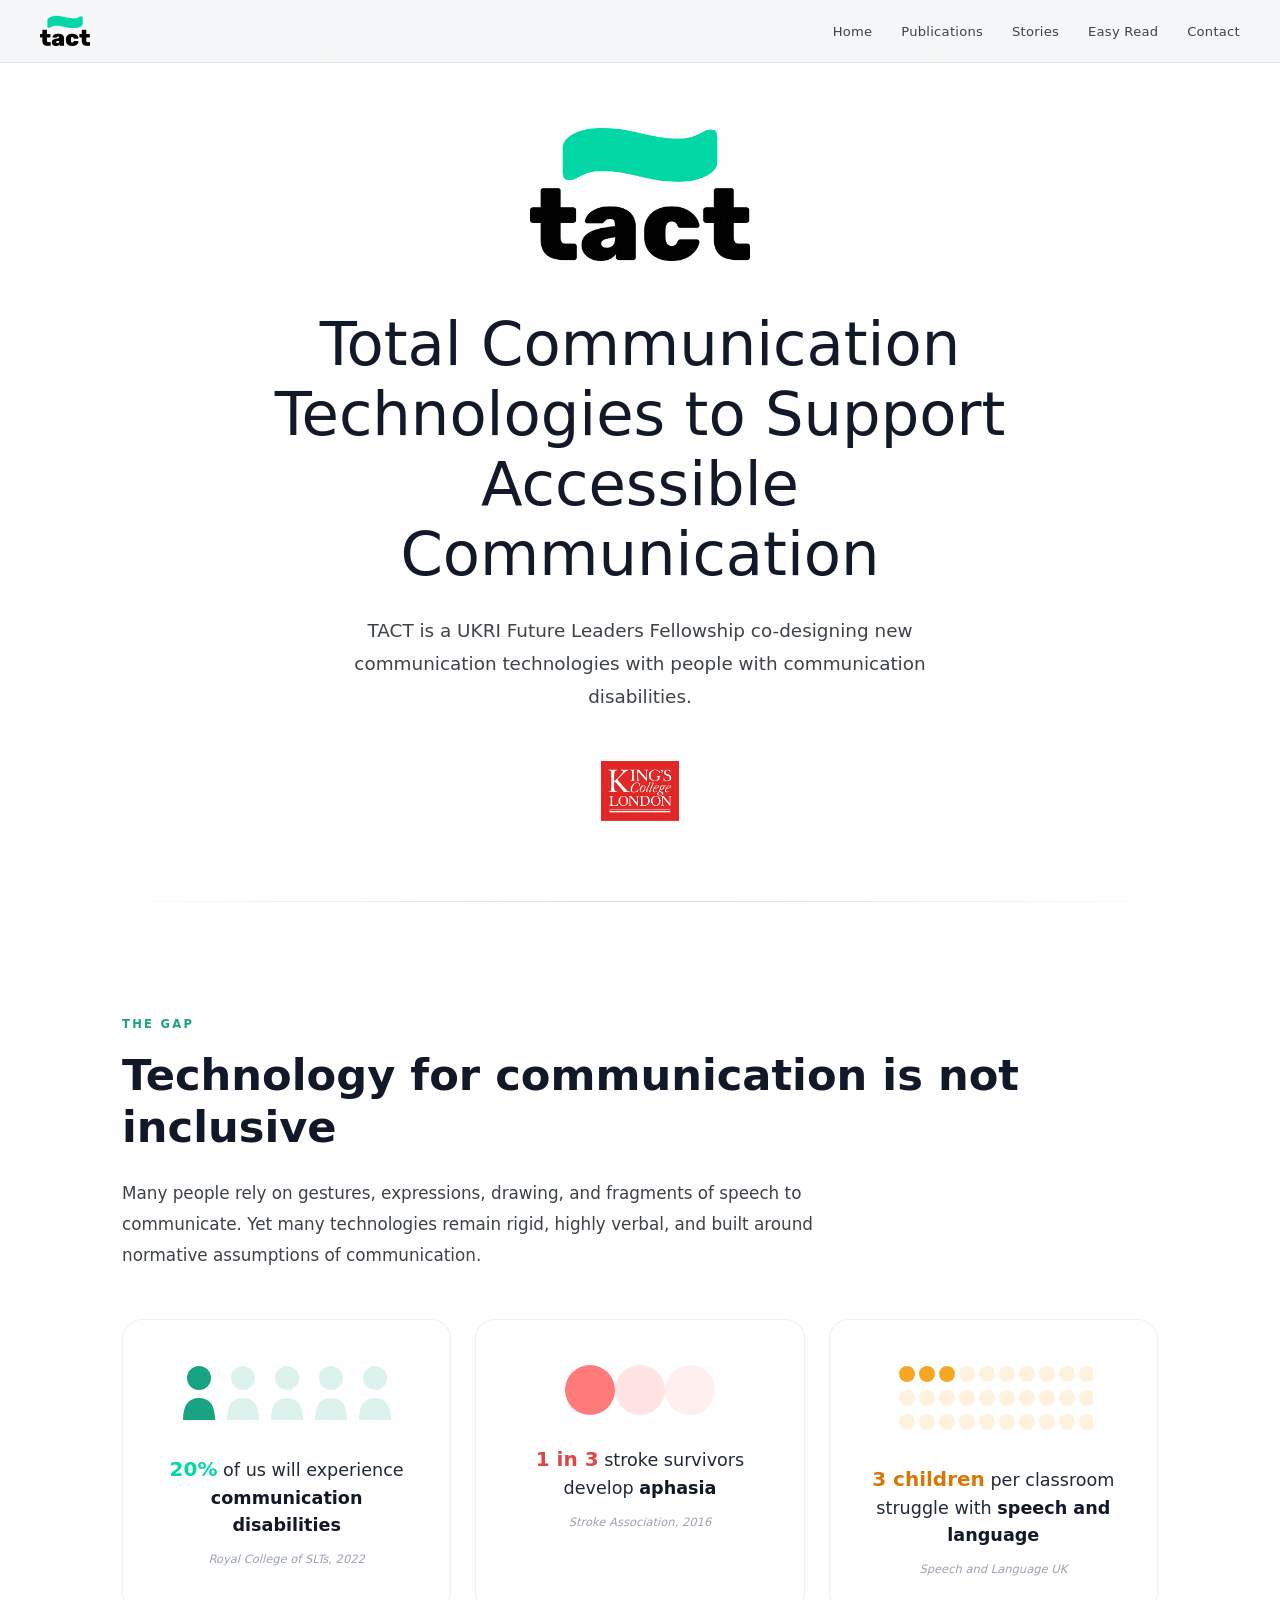
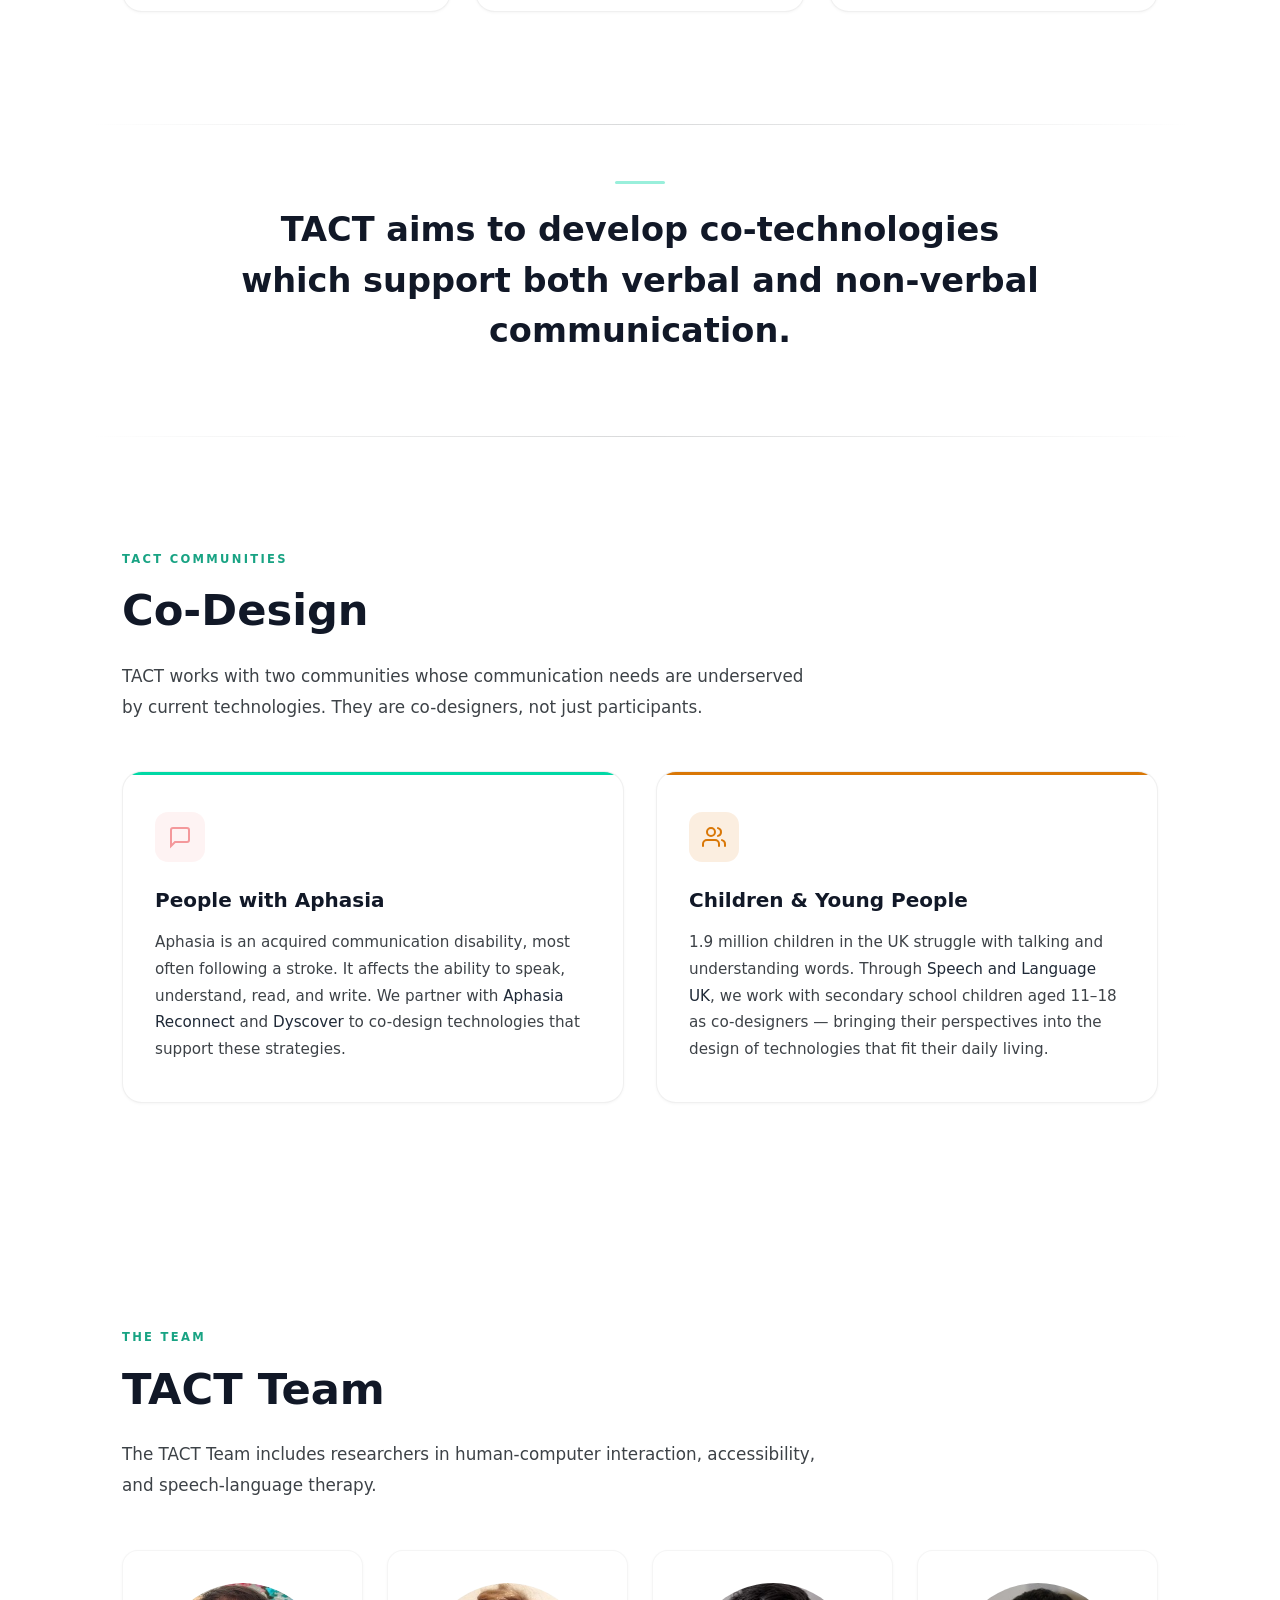
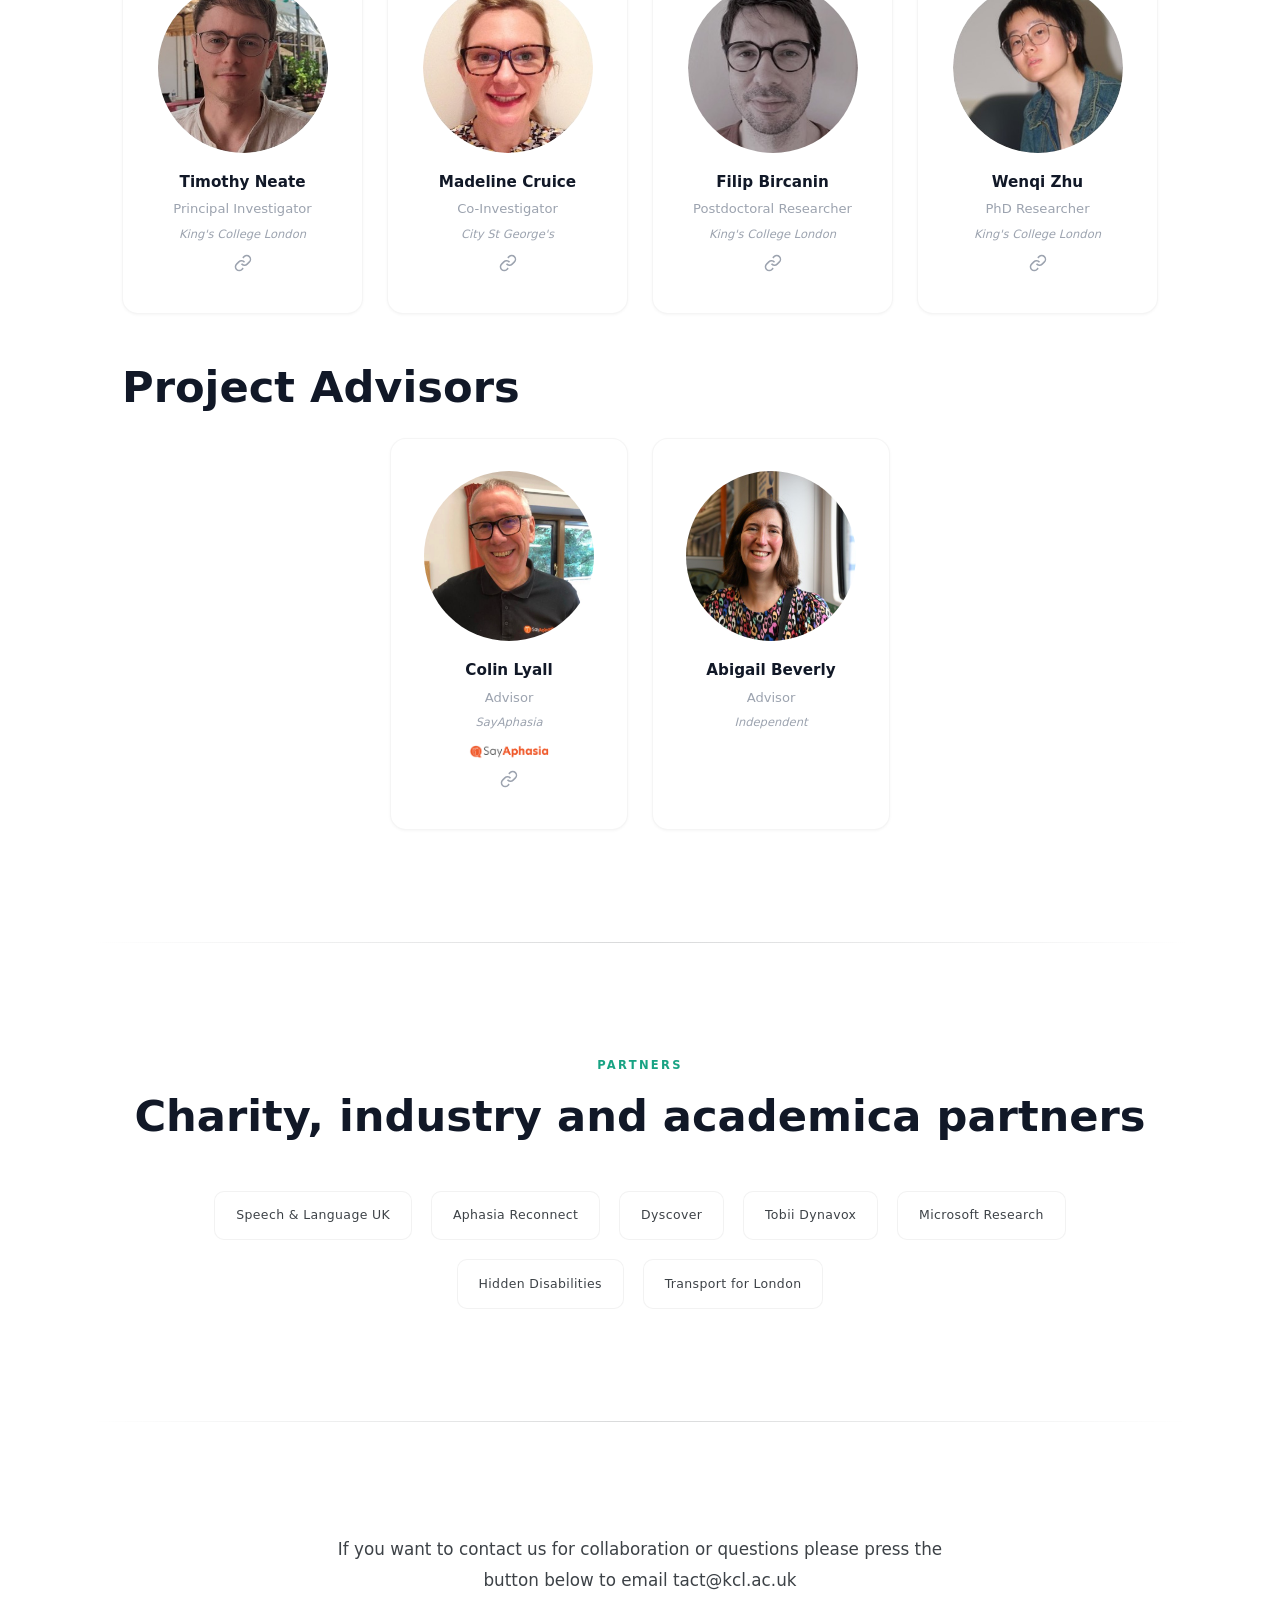
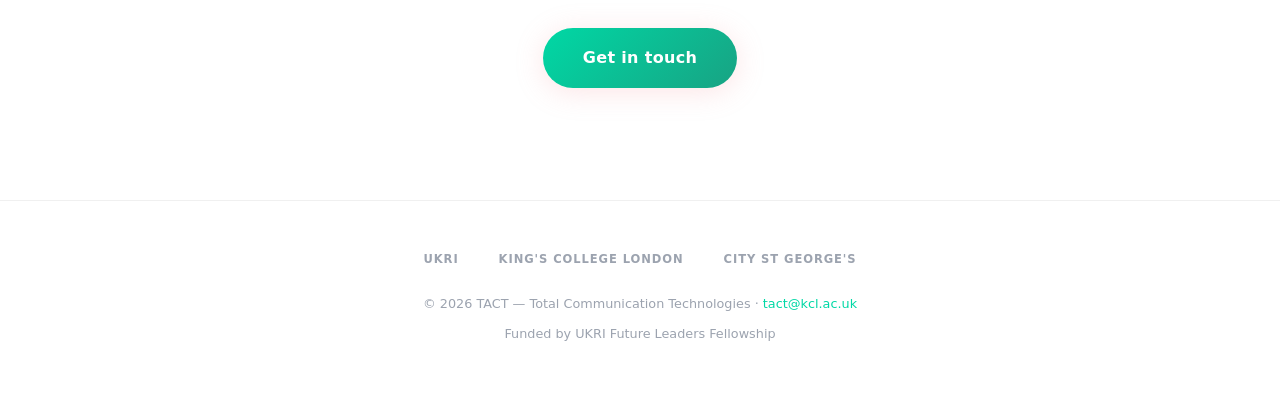
<file: index.html>
<!DOCTYPE html>
<html lang="en">
<head>
  <meta charset="UTF-8">
  <meta name="viewport" content="width=device-width, initial-scale=1.0">
  <title>TACT — Total Communication Technologies</title>
  <meta name="description" content="TACT is a UKRI Future Leaders Fellowship reimagining communication technologies with people with aphasia and children with developmental language disorders.">

<!-- favicon-->
 
<link rel="icon" type="image/png" href="favicon/favicon-96x96.png" sizes="96x96" />
<link rel="icon" type="image/svg+xml" href="favicon//favicon.svg" />
<link rel="shortcut icon" href="favicon//favicon.ico" />
<link rel="apple-touch-icon" sizes="180x180" href="favicon//apple-touch-icon.png" />
<meta name="apple-mobile-web-app-title" content="TACT" />
<link rel="manifest" href="/site.webmanifest" />


  <link rel="preconnect" href="https://fonts.googleapis.com">
  <link rel="preconnect" href="https://fonts.gstatic.com" crossorigin>
  <link href="https://fonts.googleapis.com/css2?family=DM+Sans:ital,opsz,wght@0,9..40,300;0,9..40,400;0,9..40,500;0,9..40,600;0,9..40,700;1,9..40,400&display=swap" rel="stylesheet">
  <link rel="stylesheet" href="styles.css">
</head>
<body>
  <a href="#main" class="skip-link">Skip to main content</a>

  <!-- NAVIGATION -->
  <nav id="navbar" role="navigation" aria-label="Main navigation">
    <a href="index.html" class="nav-brand" aria-label="TACT Home">
      <img src="tact-logo.png" alt="TACT" style="height:30px;">
    </a>
    <button class="nav-toggle" aria-label="Toggle menu" id="navToggle"><span></span><span></span><span></span></button>
    <ul class="nav-links" id="navLinks">
      <li><a href="index.html">Home</a></li>
      <li><a href="publications.html">Publications</a></li>
      <li><a href="stories.html">Stories</a></li>
      <li><a href="easyread.html">Easy Read</a></li>
      <li><a href="index.html#contact">Contact</a></li>
    </ul>
  </nav>

  <!-- HERO -->
  <header class="hero" id="main">
    <div class="orb orb-1"></div>
    <div class="orb orb-2"></div>
    <div class="orb orb-3"></div>
    <div class="hero-logo-wrap">
      <img src="tact-logo.png" alt="TACT" style="width:220px;">
    </div>
    
    <h1>Total Communication Technologies to Support Accessible Communication</h1>
    <p class="hero-sub">TACT is a UKRI Future Leaders Fellowship co-designing new communication technologies with people with communication disabilities.</p>
    
    <img class="hero-kings-logo" src="images/king-logo.png" alt="King's College London">
  </header>

  <div class="divider"></div>

  <!-- THE GAP -->
  <section id="gap">
    <div class="reveal">
      <p class="section-label">The Gap</p>
      <h2 class="section-title">Technology for communication is not inclusive</h2>
      <p class="section-body">Many people rely on gestures, expressions, drawing, and fragments of speech to communicate. Yet many technologies remain rigid, highly verbal, and built around normative assumptions of communication.</p>
    </div>
    <div class="gap-grid">
      <div class="gap-card reveal">
        <div class="gap-visual">
          <svg width="220" height="70" viewBox="0 0 220 70" xmlns="http://www.w3.org/2000/svg" role="img" aria-label="1 in 5 people experience communication disabilities">
            <circle cx="22" cy="18" r="12" fill="#18a383"/><path d="M6 60 Q6 38,22 38 Q38 38,38 60" fill="#18a383"/>
            <circle cx="66" cy="18" r="12" fill="#18a383" opacity="0.15"/><path d="M50 60 Q50 38,66 38 Q82 38,82 60" fill="#18a383" opacity="0.15"/>
            <circle cx="110" cy="18" r="12" fill="#18a383" opacity="0.15"/><path d="M94 60 Q94 38,110 38 Q126 38,126 60" fill="#18a383" opacity="0.15"/>
            <circle cx="154" cy="18" r="12" fill="#18a383" opacity="0.15"/><path d="M138 60 Q138 38,154 38 Q170 38,170 60" fill="#18a383" opacity="0.15"/>
            <circle cx="198" cy="18" r="12" fill="#18a383" opacity="0.15"/><path d="M182 60 Q182 38,198 38 Q214 38,214 60" fill="#18a383" opacity="0.15"/>
          </svg>
        </div>
        <p class="gap-stat"><span class="num teal">20%</span> of us will experience <strong>communication disabilities</strong></p>
        <p class="gap-source">Royal College of SLTs, 2022</p>
      </div>
      <div class="gap-card reveal">
        <div class="gap-visual">
          <svg width="160" height="60" viewBox="0 0 160 60" xmlns="http://www.w3.org/2000/svg" role="img" aria-label="1 in 3 stroke survivors develop aphasia">
            <circle cx="30" cy="30" r="25" fill="#ff7b7b"/>
            <circle cx="80" cy="30" r="25" fill="#ff7b7b" opacity="0.2"/>
            <circle cx="130" cy="30" r="25" fill="#ff7b7b" opacity="0.12"/>
          </svg>
        </div>
        <p class="gap-stat"><span class="num coral">1 in 3</span> stroke survivors develop <strong>aphasia</strong></p>
        <p class="gap-source">Stroke Association, 2016</p>
      </div>
      <div class="gap-card reveal">
        <div class="gap-visual">
          <svg width="200" height="80" viewBox="0 0 200 80" xmlns="http://www.w3.org/2000/svg" role="img" aria-label="3 children per classroom struggle with speech and language">
            <circle cx="14" cy="14" r="8" fill="#f5a623"/><circle cx="34" cy="14" r="8" fill="#f5a623"/><circle cx="54" cy="14" r="8" fill="#f5a623"/>
            <circle cx="74" cy="14" r="8" fill="#f5a623" opacity="0.15"/><circle cx="94" cy="14" r="8" fill="#f5a623" opacity="0.15"/><circle cx="114" cy="14" r="8" fill="#f5a623" opacity="0.15"/><circle cx="134" cy="14" r="8" fill="#f5a623" opacity="0.15"/><circle cx="154" cy="14" r="8" fill="#f5a623" opacity="0.15"/><circle cx="174" cy="14" r="8" fill="#f5a623" opacity="0.15"/><circle cx="194" cy="14" r="8" fill="#f5a623" opacity="0.15"/>
            <circle cx="14" cy="38" r="8" fill="#f5a623" opacity="0.15"/><circle cx="34" cy="38" r="8" fill="#f5a623" opacity="0.15"/><circle cx="54" cy="38" r="8" fill="#f5a623" opacity="0.15"/><circle cx="74" cy="38" r="8" fill="#f5a623" opacity="0.15"/><circle cx="94" cy="38" r="8" fill="#f5a623" opacity="0.15"/><circle cx="114" cy="38" r="8" fill="#f5a623" opacity="0.15"/><circle cx="134" cy="38" r="8" fill="#f5a623" opacity="0.15"/><circle cx="154" cy="38" r="8" fill="#f5a623" opacity="0.15"/><circle cx="174" cy="38" r="8" fill="#f5a623" opacity="0.15"/><circle cx="194" cy="38" r="8" fill="#f5a623" opacity="0.15"/>
            <circle cx="14" cy="62" r="8" fill="#f5a623" opacity="0.15"/><circle cx="34" cy="62" r="8" fill="#f5a623" opacity="0.15"/><circle cx="54" cy="62" r="8" fill="#f5a623" opacity="0.15"/><circle cx="74" cy="62" r="8" fill="#f5a623" opacity="0.15"/><circle cx="94" cy="62" r="8" fill="#f5a623" opacity="0.15"/><circle cx="114" cy="62" r="8" fill="#f5a623" opacity="0.15"/><circle cx="134" cy="62" r="8" fill="#f5a623" opacity="0.15"/><circle cx="154" cy="62" r="8" fill="#f5a623" opacity="0.15"/><circle cx="174" cy="62" r="8" fill="#f5a623" opacity="0.15"/><circle cx="194" cy="62" r="8" fill="#f5a623" opacity="0.15"/>
          </svg>
        </div>
        <p class="gap-stat"><span class="num warm">3 children</span> per classroom struggle with <strong>speech and language</strong></p>
        <p class="gap-source">Speech and Language UK</p>
      </div>
    </div>
  </section>

  <div class="divider"></div>

  <!-- PULL QUOTE -->
  <div class="pull-quote-section reveal">
    <p class="pull-quote">TACT aims to develop co-technologies which support both verbal and non-verbal communication.</p>
  </div>

  <div class="divider"></div>

  <!-- COMMUNITIES -->
  <section id="communities">
    <div class="reveal">
      <p class="section-label">TACT communities</p>
      <h2 class="section-title">Co-Design</h2>
      <p class="section-body">TACT works with two communities whose communication needs are underserved by current technologies. They are co-designers, not just participants.</p>
    </div>
    <div class="community-grid">
      <div class="community-card aphasia reveal">
        <div class="community-icon aphasia"><svg width="24" height="24" viewBox="0 0 24 24" fill="none" stroke="#F4989B" stroke-width="2" stroke-linecap="round"><path d="M21 15a2 2 0 0 1-2 2H7l-4 4V5a2 2 0 0 1 2-2h14a2 2 0 0 1 2 2z"/></svg></div>
        <h3>People with Aphasia</h3>
        <p>Aphasia is an acquired communication disability, most often following a stroke. It affects the ability to speak, understand, read, and write. We partner with <strong>Aphasia Reconnect</strong> and <strong>Dyscover</strong> to co-design technologies that support these strategies.</p>
      </div>
      <div class="community-card children reveal">
        <div class="community-icon children"><svg width="24" height="24" viewBox="0 0 24 24" fill="none" stroke="#d97706" stroke-width="2" stroke-linecap="round"><path d="M17 21v-2a4 4 0 0 0-4-4H5a4 4 0 0 0-4 4v2"/><circle cx="9" cy="7" r="4"/><path d="M23 21v-2a4 4 0 0 0-3-3.87"/><path d="M16 3.13a4 4 0 0 1 0 7.75"/></svg></div>
        <h3>Children &amp; Young People</h3>
        <p>1.9 million children in the UK struggle with talking and understanding words. Through <strong>Speech and Language UK</strong>, we work with secondary school children aged 11–18 as co-designers — bringing their perspectives into the design of technologies that fit their daily living.</p>
      </div>
    </div>
  </section>

  <!-- TEAM -->
  <section id="team">
    <div class="reveal">
      <p class="section-label">The Team</p>
      <h2 class="section-title">TACT Team</h2>
      <p class="section-body">The TACT Team includes researchers in human-computer interaction, accessibility, and speech-language therapy.</p>
    </div>
   <div class="team-grid">
  <div class="team-card reveal">
    <img class="team-avatar" src="images/tim.jpg" alt="Timothy Neate - white male in glasses">
    <h4>Timothy Neate</h4>
    <div class="team-role">Principal Investigator</div>
    <div class="team-org">King's College London</div>
    <a href="https://tdjneate.github.io/" class="team-link" aria-label="View profile of Timothy Neate">
      <svg width="18" height="18" viewBox="0 0 24 24" fill="none" stroke="currentColor" stroke-width="2">
        <path d="M10 13a5 5 0 0 0 7.54.54l3-3a5 5 0 0 0-7.07-7.07l-1.72 1.71"/>
        <path d="M14 11a5 5 0 0 0-7.54-.54l-3 3a5 5 0 1 0 7.07 7.07l1.71-1.71"/>
      </svg>
    </a>
  </div>

  <div class="team-card reveal">
    <img class="team-avatar" src="images/maddy.jpg" alt="Madeline Cruice - white female in glasses">
    <h4>Madeline Cruice</h4>
    <div class="team-role">Co-Investigator</div>
    <div class="team-org">City St George's</div>
    <a href="https://www.citystgeorges.ac.uk/about/people/academics/madeline-cruice" class="team-link" aria-label="View profile of Madeline Cruice">
      <svg width="18" height="18" viewBox="0 0 24 24" fill="none" stroke="currentColor" stroke-width="2">
        <path d="M10 13a5 5 0 0 0 7.54.54l3-3a5 5 0 0 0-7.07-7.07l-1.72 1.71"/>
        <path d="M14 11a5 5 0 0 0-7.54-.54l-3 3a5 5 0 1 0 7.07 7.07l1.71-1.71"/>
      </svg>
    </a>
  </div>

  <div class="team-card reveal">
    <img class="team-avatar" src="images/filip.jpg" alt="Filip Bircanin - white male in glasses">
    <h4>Filip Bircanin</h4>
    <div class="team-role">Postdoctoral Researcher</div>
    <div class="team-org">King's College London</div>
    <a href="https://www.filipbircanin.com/" class="team-link" aria-label="View profile of Filip Bircanin">
      <svg width="18" height="18" viewBox="0 0 24 24" fill="none" stroke="currentColor" stroke-width="2">
        <path d="M10 13a5 5 0 0 0 7.54.54l3-3a5 5 0 0 0-7.07-7.07l-1.72 1.71"/>
        <path d="M14 11a5 5 0 0 0-7.54-.54l-3 3a5 5 0 1 0 7.07 7.07l1.71-1.71"/>
      </svg>
    </a>
  </div>

  <div class="team-card reveal">
    <img class="team-avatar" src="images/wenqi.jpg" alt="Wenqi Zhu - east asian female in glasses">
    <h4>Wenqi Zhu</h4>
    <div class="team-role">PhD Researcher</div>
    <div class="team-org">King's College London</div>
    <a href="https://vinkkiz.github.io/" class="team-link" aria-label="View profile of Wenqi Zhu">
      <svg width="18" height="18" viewBox="0 0 24 24" fill="none" stroke="currentColor" stroke-width="2">
        <path d="M10 13a5 5 0 0 0 7.54.54l3-3a5 5 0 0 0-7.07-7.07l-1.72 1.71"/>
        <path d="M14 11a5 5 0 0 0-7.54-.54l-3 3a5 5 0 1 0 7.07 7.07l1.71-1.71"/>
      </svg>
    </a>
  </div>
</div>

    <div class="reveal" style="margin-top:3rem;">
      <h2 class="section-title">Project Advisors</h2>
    </div>
<div class="team-grid advisors-grid">

  <div class="team-card reveal">
    <img class="team-avatar" src="images/colin.jpeg" alt="Colin Lyall">
    <h4>Colin Lyall</h4>
    <div class="team-role">Advisor</div>
    <div class="team-org">SayAphasia</div>
    <img class="advisor-org-logo" src="images/sayaphasia-logo.jpeg" alt="SayAphasia logo">

    <a href="https://www.sayaphasia.org/" class="team-link" aria-label="View the SayAphasia Charity Website">
      <svg width="18" height="18" viewBox="0 0 24 24" fill="none" stroke="currentColor" stroke-width="2">
        <path d="M10 13a5 5 0 0 0 7.54.54l3-3a5 5 0 0 0-7.07-7.07l-1.72 1.71"/>
        <path d="M14 11a5 5 0 0 0-7.54-.54l-3 3a5 5 0 1 0 7.07 7.07l1.71-1.71"/>
      </svg>
    </a>
  </div>

  <div class="team-card reveal">
    <img class="team-avatar" src="images/abigail.jpeg" alt="Abigail Beverly">
    <h4>Abigail Beverly</h4>
    <div class="team-role">Advisor</div>
    <div class="team-org">Independent</div>


  </div>

</div>
    </div>
  </section>

  <div class="divider"></div>

  <!-- PARTNERS -->
  <section class="partners-section">
    <div class="reveal">
      <p class="section-label" style="text-align:center;">Partners</p>
      <h2 class="section-title" style="text-align:center;">Charity, industry and academica partners</h2>
    </div>
    <div class="partner-logos reveal">
      <div class="partner-logo">Speech &amp; Language UK</div>
      <div class="partner-logo">Aphasia Reconnect</div>
      <div class="partner-logo">Dyscover</div>
      <div class="partner-logo">Tobii Dynavox</div>
      <div class="partner-logo">Microsoft Research</div>
      <div class="partner-logo">Hidden Disabilities</div>
      <div class="partner-logo">Transport for London</div>
    </div>
  </section>

  <div class="divider"></div>

  <!-- CONTACT -->
  <section class="cta-section" id="contact">
    <div class="reveal">
      <p class="section-body" style="margin:0 auto;text-align:center;">If you want to contact us for collaboration or questions please press the button below to email tact@kcl.ac.uk</p>
      <a href="mailto:tact@kcl.ac.uk" class="cta-button">Get in touch</a>
    </div>
  </section>

  <!-- FOOTER -->
  <footer>
    <div class="footer-logos">
      <span class="footer-logo-text">UKRI</span>
      <span class="footer-logo-text">King's College London</span>
      <span class="footer-logo-text">City St George's</span>
    </div>
    <p>&copy; 2026 TACT — Total Communication Technologies · <a href="mailto:tact@kcl.ac.uk">tact@kcl.ac.uk</a></p>
    <p style="margin-top:0.5rem;">Funded by UKRI Future Leaders Fellowship</p>
  </footer>

  <script>
    // Scroll reveal — fires once per element
    const observer = new IntersectionObserver((entries) => {
      entries.forEach(entry => { if (entry.isIntersecting) { entry.target.classList.add('visible'); observer.unobserve(entry.target); } });
    }, { threshold: 0.15, rootMargin: '0px 0px -30px 0px' });
    document.querySelectorAll('.reveal').forEach(el => observer.observe(el));

    // Nav: darken on scroll
    window.addEventListener('scroll', () => { document.getElementById('navbar').classList.toggle('scrolled', window.scrollY > 60); });

    // Mobile menu toggle
    document.getElementById('navToggle').addEventListener('click', () => { document.getElementById('navLinks').classList.toggle('open'); });
    document.querySelectorAll('#navLinks a').forEach(link => { link.addEventListener('click', () => { document.getElementById('navLinks').classList.remove('open'); }); });
  </script>
</body>
</html>
</file>
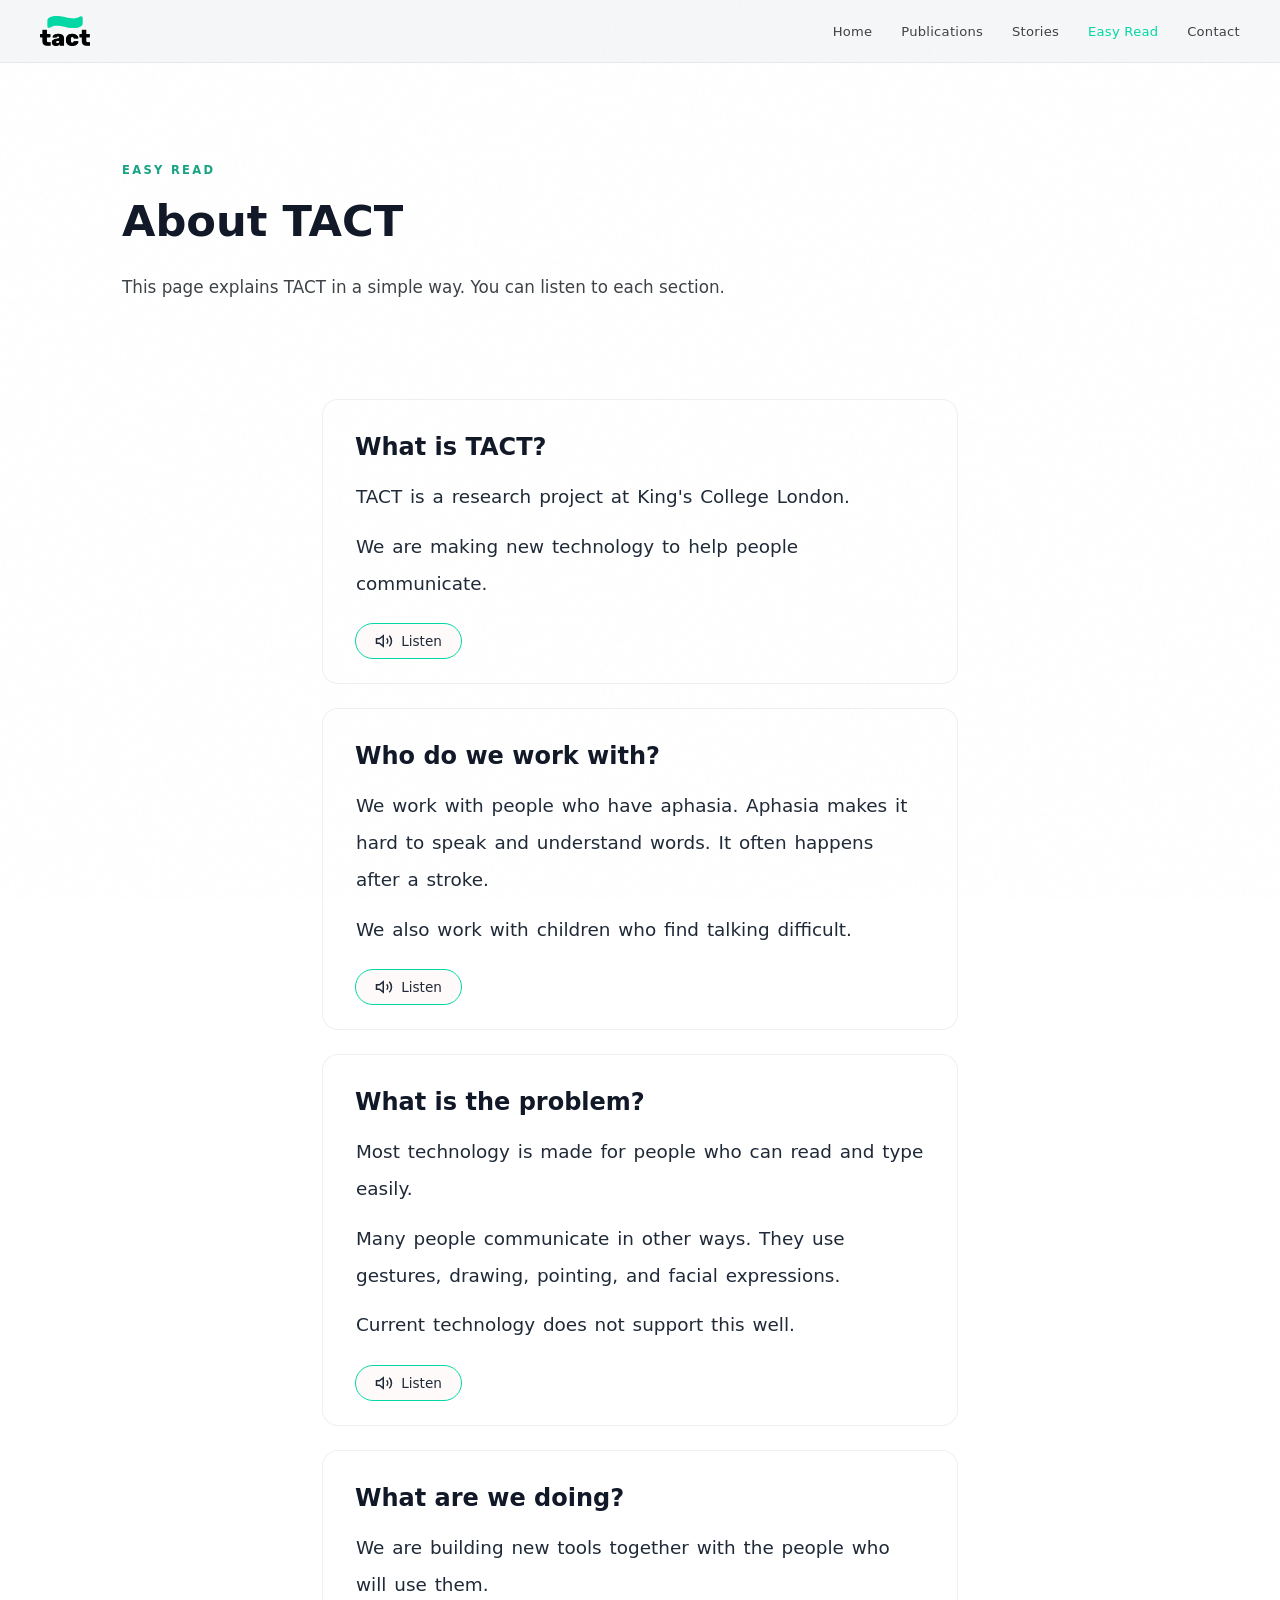
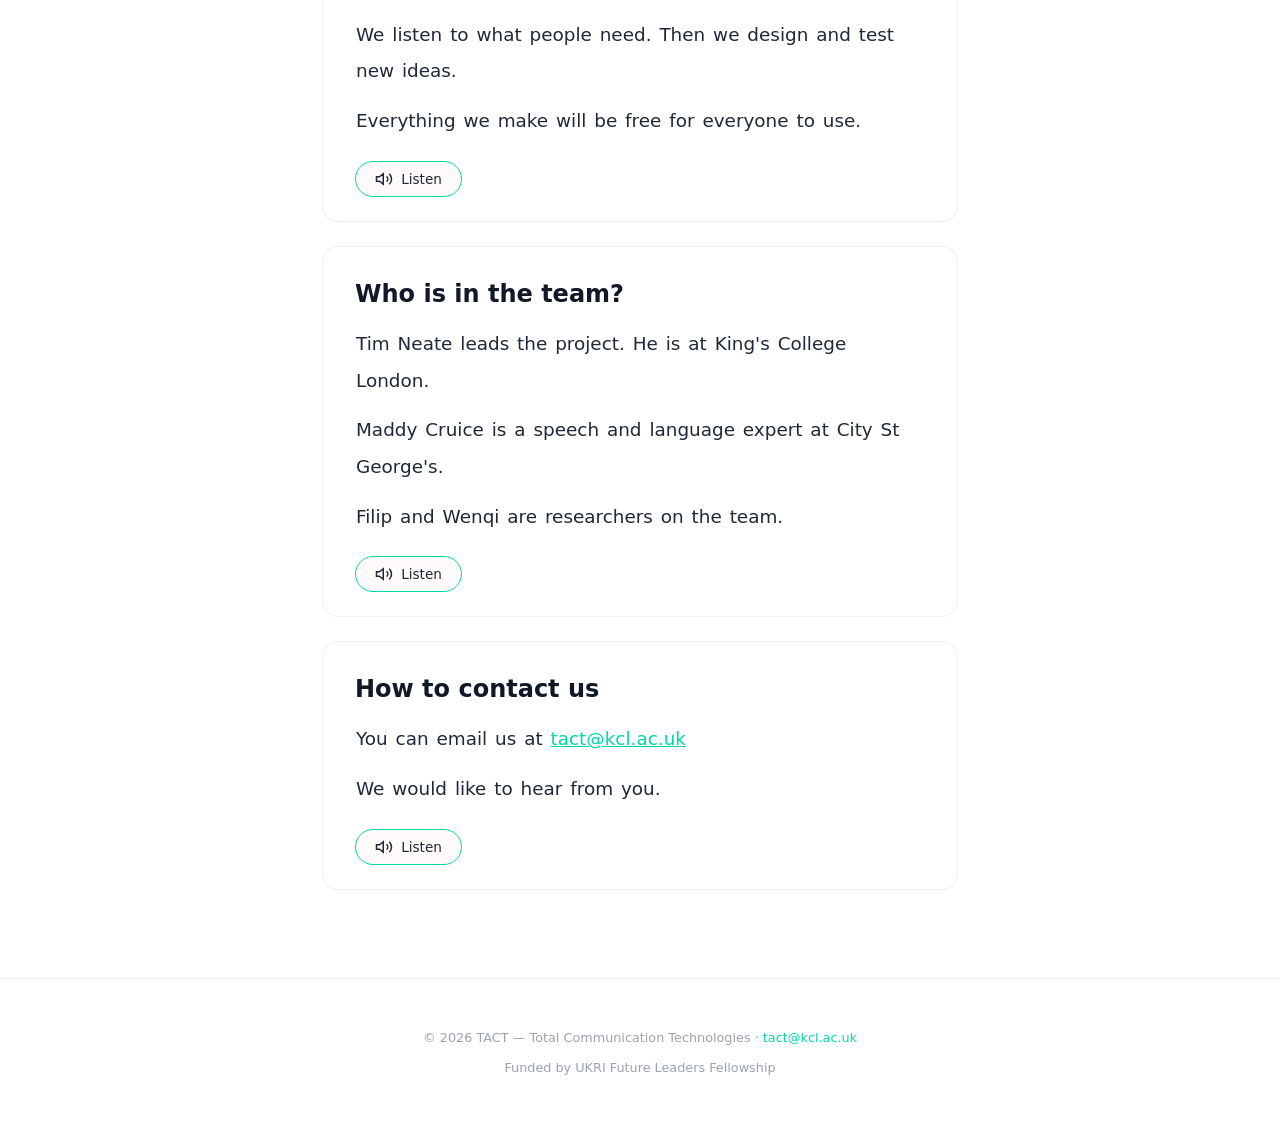
<file: easyread.html>
<!DOCTYPE html>
<html lang="en">
<head>
  <meta charset="UTF-8">
  <meta name="viewport" content="width=device-width, initial-scale=1.0">
  <title>Easy Read — TACT</title>
  <meta name="description" content="Easy Read version of the TACT project for people with aphasia and communication needs.">
<!-- favicon-->
 
<link rel="icon" type="image/png" href="favicon/favicon-96x96.png" sizes="96x96" />
<link rel="icon" type="image/svg+xml" href="favicon//favicon.svg" />
<link rel="shortcut icon" href="favicon//favicon.ico" />
<link rel="apple-touch-icon" sizes="180x180" href="favicon//apple-touch-icon.png" />
<meta name="apple-mobile-web-app-title" content="TACT" />
<link rel="manifest" href="/site.webmanifest" />


  <link rel="preconnect" href="https://fonts.googleapis.com">
  <link rel="preconnect" href="https://fonts.gstatic.com" crossorigin>
  <link href="https://fonts.googleapis.com/css2?family=DM+Sans:ital,opsz,wght@0,9..40,300;0,9..40,400;0,9..40,500;0,9..40,600;0,9..40,700;1,9..40,400&display=swap" rel="stylesheet">
  <link rel="stylesheet" href="styles.css">
  <style>
    .easyread-section { max-width: 700px; margin: 0 auto; padding: 2rem 2rem 4rem; }
    .easyread-block { background: var(--navy-mid); border: 1px solid rgba(0,0,0,0.06); border-radius: 16px; padding: 2rem 2rem 1.5rem; margin-bottom: 1.5rem; }
    .easyread-block h2 { font-family: var(--font-display); font-size: 1.5rem; font-weight: 700; color: var(--white); margin-bottom: 1rem; line-height: 1.3; }
    .easyread-block p { font-size: 1.15rem; line-height: 2; color: var(--text-primary); font-weight: 400; margin-bottom: 0.8rem; }
    .tts-btn { display: inline-flex; align-items: center; gap: 0.5rem; margin-top: 0.5rem; padding: 0.5rem 1.2rem; border-radius: 100px; border: 1px solid var(--teal); background: var(--teal-subtle); color: var(--text-primary); font-family: var(--font-display); font-size: 0.85rem; font-weight: 500; cursor: pointer; transition: background 0.2s; }
    .tts-btn:hover { background: var(--teal-faded); }
    .tts-btn svg { flex-shrink: 0; }
    .easyread-intro { text-align: center; margin-bottom: 2rem; }
    .easyread-intro p { font-size: 1.1rem; color: var(--text-secondary); max-width: 500px; margin: 0 auto; }
    .tts-word { transition: background 0.15s, color 0.15s; border-radius: 3px; padding: 0 1px; }
    .tts-word.active { background: var(--teal); color: #fff; }
    .easyread-block.speaking p { color: var(--text-muted); }
    .easyread-block.speaking .tts-word.active { color: #fff; }
    .easyread-block.speaking .tts-word.spoken { color: var(--text-primary); }
  </style>
</head>
<body>
  <a href="#main" class="skip-link">Skip to main content</a>

  <nav id="navbar" role="navigation" aria-label="Main navigation">
    <a href="index.html" class="nav-brand" aria-label="TACT Home">
      <img src="tact-logo.png" alt="TACT" style="height:30px;">
    </a>
    <button class="nav-toggle" aria-label="Toggle menu" id="navToggle"><span></span><span></span><span></span></button>
    <ul class="nav-links" id="navLinks">
      <li><a href="index.html">Home</a></li>
      <li><a href="publications.html">Publications</a></li>
      <li><a href="stories.html">Stories</a></li>
      <li><a href="easyread.html" class="active">Easy Read</a></li>
      <li><a href="index.html#contact">Contact</a></li>
    </ul>
  </nav>

  <div class="page-header" id="main">
    <p class="section-label">Easy Read</p>
    <h1 class="section-title">About TACT</h1>
    <p class="section-body">This page explains TACT in a simple way. You can listen to each section.</p>
  </div>

  <div class="easyread-section">

    <div class="easyread-block">
      <h2>What is TACT?</h2>
      <p>TACT is a research project at King's College London.</p>
      <p>We are making new technology to help people communicate.</p>
      <button class="tts-btn" data-text="TACT is a research project at King's College London. We are making new technology to help people communicate." aria-label="Listen to this section">
        <svg width="18" height="18" viewBox="0 0 24 24" fill="none" stroke="currentColor" stroke-width="2"><polygon points="11 5 6 9 2 9 2 15 6 15 11 19 11 5"/><path d="M15.54 8.46a5 5 0 0 1 0 7.07"/><path d="M19.07 4.93a10 10 0 0 1 0 14.14"/></svg>
        Listen
      </button>
    </div>

    <div class="easyread-block">
      <h2>Who do we work with?</h2>
      <p>We work with people who have aphasia. Aphasia makes it hard to speak and understand words. It often happens after a stroke.</p>
      <p>We also work with children who find talking difficult.</p>
      <button class="tts-btn" data-text="We work with people who have aphasia. Aphasia makes it hard to speak and understand words. It often happens after a stroke. We also work with children who find talking difficult." aria-label="Listen to this section">
        <svg width="18" height="18" viewBox="0 0 24 24" fill="none" stroke="currentColor" stroke-width="2"><polygon points="11 5 6 9 2 9 2 15 6 15 11 19 11 5"/><path d="M15.54 8.46a5 5 0 0 1 0 7.07"/><path d="M19.07 4.93a10 10 0 0 1 0 14.14"/></svg>
        Listen
      </button>
    </div>

    <div class="easyread-block">
      <h2>What is the problem?</h2>
      <p>Most technology is made for people who can read and type easily.</p>
      <p>Many people communicate in other ways. They use gestures, drawing, pointing, and facial expressions.</p>
      <p>Current technology does not support this well.</p>
      <button class="tts-btn" data-text="Most technology is made for people who can read and type easily. Many people communicate in other ways. They use gestures, drawing, pointing, and facial expressions. Current technology does not support this well." aria-label="Listen to this section">
        <svg width="18" height="18" viewBox="0 0 24 24" fill="none" stroke="currentColor" stroke-width="2"><polygon points="11 5 6 9 2 9 2 15 6 15 11 19 11 5"/><path d="M15.54 8.46a5 5 0 0 1 0 7.07"/><path d="M19.07 4.93a10 10 0 0 1 0 14.14"/></svg>
        Listen
      </button>
    </div>

    <div class="easyread-block">
      <h2>What are we doing?</h2>
      <p>We are building new tools together with the people who will use them.</p>
      <p>We listen to what people need. Then we design and test new ideas.</p>
      <p>Everything we make will be free for everyone to use.</p>
      <button class="tts-btn" data-text="We are building new tools together with the people who will use them. We listen to what people need. Then we design and test new ideas. Everything we make will be free for everyone to use." aria-label="Listen to this section">
        <svg width="18" height="18" viewBox="0 0 24 24" fill="none" stroke="currentColor" stroke-width="2"><polygon points="11 5 6 9 2 9 2 15 6 15 11 19 11 5"/><path d="M15.54 8.46a5 5 0 0 1 0 7.07"/><path d="M19.07 4.93a10 10 0 0 1 0 14.14"/></svg>
        Listen
      </button>
    </div>

    <div class="easyread-block">
      <h2>Who is in the team?</h2>
      <p>Tim Neate leads the project. He is at King's College London.</p>
      <p>Maddy Cruice is a speech and language expert at City St George's.</p>
      <p>Filip and Wenqi are researchers on the team.</p>
      <button class="tts-btn" data-text="Tim Neate leads the project. He is at King's College London. Maddy Cruice is a speech and language expert at City St George's. Filip and Wenqi are researchers on the team." aria-label="Listen to this section">
        <svg width="18" height="18" viewBox="0 0 24 24" fill="none" stroke="currentColor" stroke-width="2"><polygon points="11 5 6 9 2 9 2 15 6 15 11 19 11 5"/><path d="M15.54 8.46a5 5 0 0 1 0 7.07"/><path d="M19.07 4.93a10 10 0 0 1 0 14.14"/></svg>
        Listen
      </button>
    </div>

    <div class="easyread-block">
      <h2>How to contact us</h2>
      <p>You can email us at <a href="mailto:tact@kcl.ac.uk" style="color:var(--teal);text-decoration:underline;">tact@kcl.ac.uk</a></p>
      <p>We would like to hear from you.</p>
      <button class="tts-btn" data-text="You can email Tim at timothy.neate@kcl.ac.uk. We would like to hear from you." aria-label="Listen to this section">
        <svg width="18" height="18" viewBox="0 0 24 24" fill="none" stroke="currentColor" stroke-width="2"><polygon points="11 5 6 9 2 9 2 15 6 15 11 19 11 5"/><path d="M15.54 8.46a5 5 0 0 1 0 7.07"/><path d="M19.07 4.93a10 10 0 0 1 0 14.14"/></svg>
        Listen
      </button>
    </div>

  </div>

  <footer>
    <p>&copy; 2026 TACT — Total Communication Technologies · <a href="mailto:tact@kcl.ac.uk">tact@kcl.ac.uk</a></p>
    <p style="margin-top:0.5rem;">Funded by UKRI Future Leaders Fellowship</p>
  </footer>

  <script>
    const ICON_PLAY = '<svg width="18" height="18" viewBox="0 0 24 24" fill="none" stroke="currentColor" stroke-width="2"><polygon points="11 5 6 9 2 9 2 15 6 15 11 19 11 5"/><path d="M15.54 8.46a5 5 0 0 1 0 7.07"/><path d="M19.07 4.93a10 10 0 0 1 0 14.14"/></svg>';
    const ICON_STOP = '<svg width="18" height="18" viewBox="0 0 24 24" fill="none" stroke="currentColor" stroke-width="2"><rect x="6" y="4" width="4" height="16"/><rect x="14" y="4" width="4" height="16"/></svg>';

    // Nav scroll + mobile toggle
    window.addEventListener('scroll', () => { document.getElementById('navbar').classList.toggle('scrolled', window.scrollY > 60); });
    document.getElementById('navToggle').addEventListener('click', () => { document.getElementById('navLinks').classList.toggle('open'); });
    document.querySelectorAll('#navLinks a').forEach(link => { link.addEventListener('click', () => { document.getElementById('navLinks').classList.remove('open'); }); });

    // Scroll reveal
    const observer = new IntersectionObserver((entries) => {
      entries.forEach(entry => { if (entry.isIntersecting) { entry.target.classList.add('visible'); observer.unobserve(entry.target); } });
    }, { threshold: 0.15, rootMargin: '0px 0px -30px 0px' });
    document.querySelectorAll('.reveal').forEach(el => observer.observe(el));

    // Wrap each paragraph's text nodes in word spans for highlighting
    document.querySelectorAll('.easyread-block').forEach(block => {
      block.querySelectorAll('p').forEach(p => {
        const walker = document.createTreeWalker(p, NodeFilter.SHOW_TEXT);
        const textNodes = [];
        while (walker.nextNode()) textNodes.push(walker.currentNode);
        textNodes.forEach(node => {
          const parts = node.textContent.split(/(\s+)/);
          const frag = document.createDocumentFragment();
          parts.forEach(part => {
            if (/\S/.test(part)) {
              const span = document.createElement('span');
              span.className = 'tts-word';
              span.textContent = part;
              frag.appendChild(span);
            } else {
              frag.appendChild(document.createTextNode(part));
            }
          });
          node.parentNode.replaceChild(frag, node);
        });
      });
    });

    // TTS with readalong highlighting
    let activeBlock = null;

    function resetBlock(block) {
      block.classList.remove('speaking');
      block.querySelectorAll('.tts-word').forEach(w => w.classList.remove('active', 'spoken'));
      const btn = block.querySelector('.tts-btn');
      btn.innerHTML = ICON_PLAY + ' Listen';
    }

    document.querySelectorAll('.tts-btn').forEach(btn => {
      btn.addEventListener('click', () => {
        const block = btn.closest('.easyread-block');

        if (speechSynthesis.speaking) {
          speechSynthesis.cancel();
          if (activeBlock === block) {
            resetBlock(block);
            activeBlock = null;
            return;
          }
          if (activeBlock) resetBlock(activeBlock);
        }

        const words = Array.from(block.querySelectorAll('.tts-word'));
        const text = btn.getAttribute('data-text');
        const utterance = new SpeechSynthesisUtterance(text);
        utterance.rate = 0.85;
        utterance.pitch = 1;

        activeBlock = block;
        block.classList.add('speaking');
        btn.innerHTML = ICON_STOP + ' Stop';

        // Track character position to word-span index mapping
        const plainWords = text.split(/\s+/);
        let charPos = 0;
        const wordMap = [];
        plainWords.forEach((w, i) => {
          wordMap.push({ start: charPos, end: charPos + w.length, index: i });
          charPos += w.length + 1;
        });

        utterance.onboundary = (e) => {
          if (e.name !== 'word') return;
          const ci = e.charIndex;
          const match = wordMap.findIndex(w => ci >= w.start && ci < w.end);
          if (match < 0) return;

          words.forEach((w, i) => {
            if (i < match) { w.classList.remove('active'); w.classList.add('spoken'); }
            else if (i === match) { w.classList.add('active'); w.classList.remove('spoken'); }
            else { w.classList.remove('active', 'spoken'); }
          });
        };

        utterance.onend = () => {
          words.forEach(w => { w.classList.remove('active'); w.classList.add('spoken'); });
          setTimeout(() => { resetBlock(block); activeBlock = null; }, 600);
        };

        speechSynthesis.speak(utterance);
      });
    });
  </script>
</body>
</html>
</file>
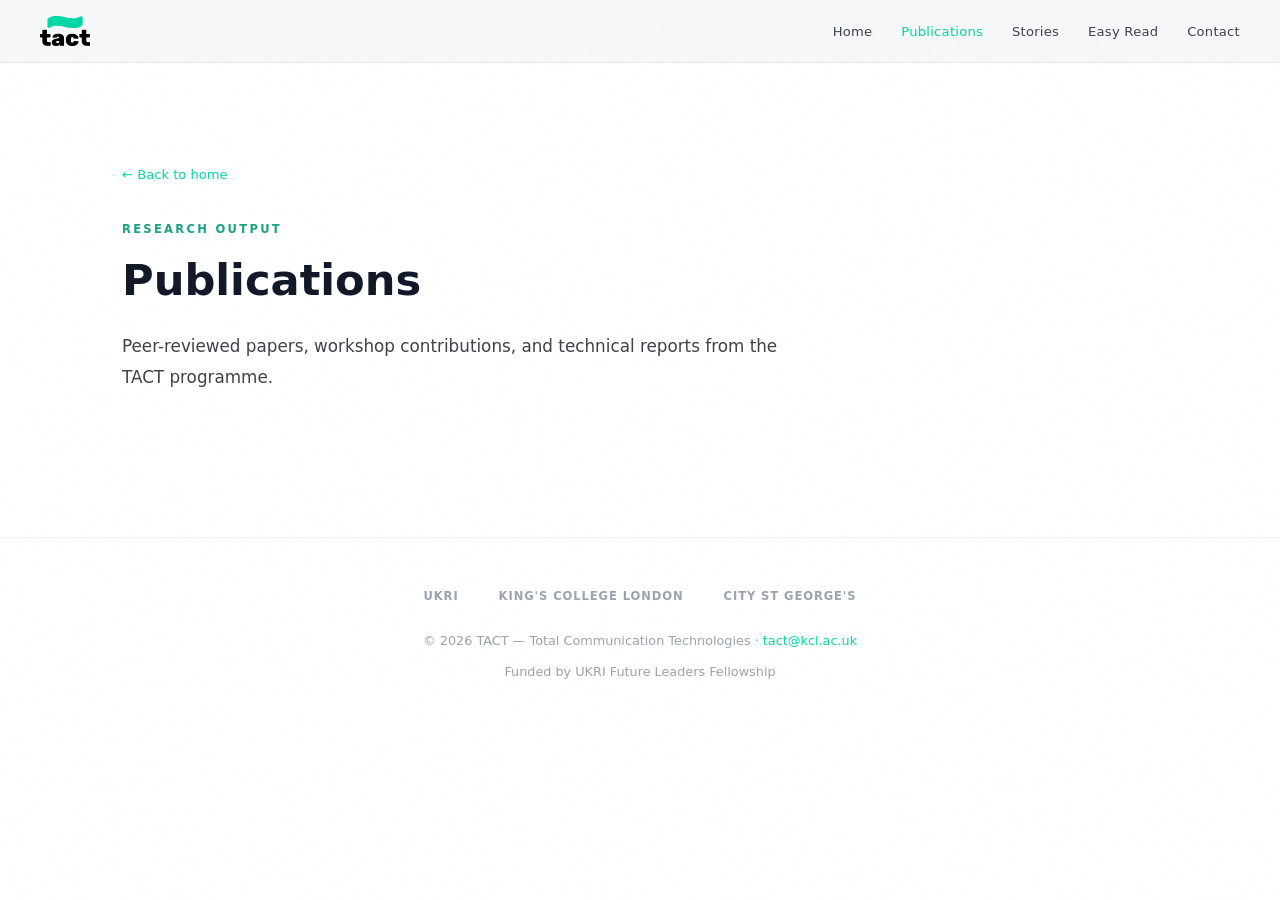
<file: publications.html>
<!DOCTYPE html>
<html lang="en">
<head>
  <meta charset="UTF-8">
  <meta name="viewport" content="width=device-width, initial-scale=1.0">
  <title>Publications — TACT</title>
  <meta name="description" content="Publications from the TACT research programme at King's College London.">
  <!-- favicon-->
 
<link rel="icon" type="image/png" href="favicon/favicon-96x96.png" sizes="96x96" />
<link rel="icon" type="image/svg+xml" href="favicon//favicon.svg" />
<link rel="shortcut icon" href="favicon//favicon.ico" />
<link rel="apple-touch-icon" sizes="180x180" href="favicon//apple-touch-icon.png" />
<meta name="apple-mobile-web-app-title" content="TACT" />
<link rel="manifest" href="/site.webmanifest" />

  <link rel="preconnect" href="https://fonts.googleapis.com">
  <link rel="preconnect" href="https://fonts.gstatic.com" crossorigin>
  <link href="https://fonts.googleapis.com/css2?family=DM+Sans:ital,opsz,wght@0,9..40,300;0,9..40,400;0,9..40,500;0,9..40,600;0,9..40,700;1,9..40,400&display=swap" rel="stylesheet">
  <link rel="stylesheet" href="styles.css">
</head>
<body>

  <a href="#main" class="skip-link">Skip to main content</a>

  <nav id="navbar" role="navigation" aria-label="Main navigation">
    <a href="index.html" class="nav-brand" aria-label="TACT Home">
            <img src="tact-logo.png" alt="TACT" style="height:30px;">

    </a>
    <button class="nav-toggle" aria-label="Toggle menu" id="navToggle"><span></span><span></span><span></span></button>
    <ul class="nav-links" id="navLinks">
      <li><a href="index.html">Home</a></li>
      <li><a href="publications.html" class="active">Publications</a></li>
      <li><a href="stories.html">Stories</a></li>
      <li><a href="easyread.html">Easy Read</a></li>
      <li><a href="index.html#contact">Contact</a></li>
    </ul>
  </nav>

  <main id="main">
    <div class="page-header">
      <a href="index.html" class="back-link">&larr; Back to home</a>
      <p class="section-label">Research Output</p>
      <h1 class="section-title">Publications</h1>
      <p class="section-body">Peer-reviewed papers, workshop contributions, and technical reports from the TACT programme.</p>
    </div>

    <div class="pub-list">
      <!--<div class="pub-placeholder">
        <p>TACT launched in December 2025. Publications will appear here as the research programme progresses.</p>
        <p style="margin-top:0.8rem;">In the meantime, explore Tim Neate's prior work on <a href="https://tinyurl.com/463pa8hf">Google Scholar</a>.</p>
      </div>
      <!--
        TEMPLATE — copy for each publication:
        <div class="pub-item">
          <p class="pub-venue">CHI 2027</p>
          <h3 class="pub-title"><a href="#">Paper Title Goes Here</a></h3>
          <p class="pub-authors">Neate, T., Bircanin, F., Li, W., Cruice, M.</p>
        </div>
      -->
    </div>
  </main>

  <footer>
    <div class="footer-logos">
      <span class="footer-logo-text">UKRI</span>
      <span class="footer-logo-text">King's College London</span>
      <span class="footer-logo-text">City St George's</span>
    </div>
    <p>&copy; 2026 TACT — Total Communication Technologies · <a href="mailto:tact@kcl.ac.uk">tact@kcl.ac.uk</a></p>
    <p style="margin-top:0.5rem;">Funded by UKRI Future Leaders Fellowship</p>
  </footer>

  <script>
    window.addEventListener('scroll', () => { document.getElementById('navbar').classList.toggle('scrolled', window.scrollY > 60); });
    document.getElementById('navToggle').addEventListener('click', () => { document.getElementById('navLinks').classList.toggle('open'); });
    document.querySelectorAll('#navLinks a').forEach(link => { link.addEventListener('click', () => { document.getElementById('navLinks').classList.remove('open'); }); });
  </script>
</body>
</html>
</file>
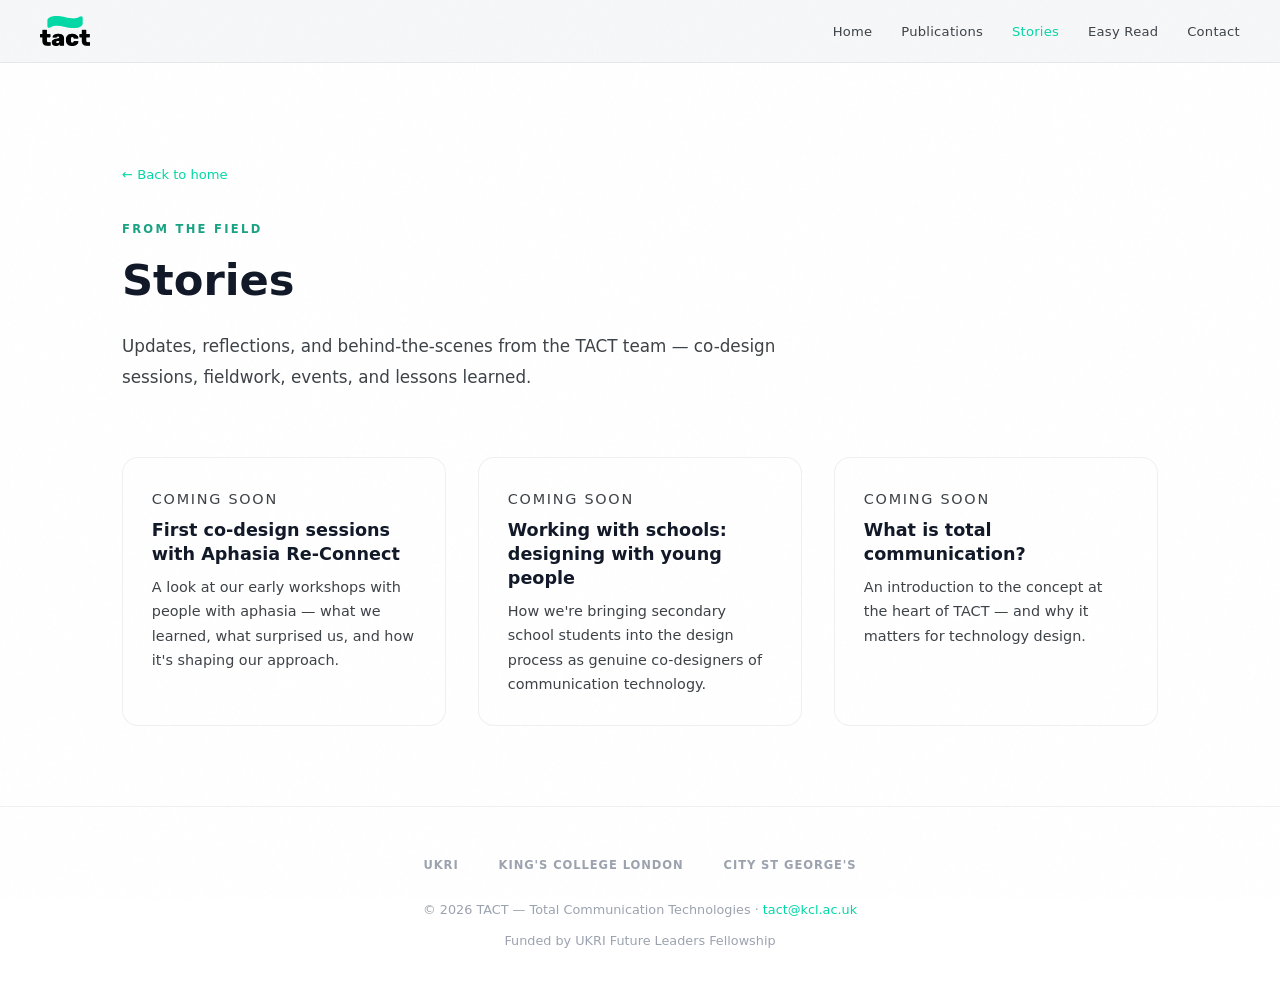
<file: stories.html>
<!DOCTYPE html>
<html lang="en">
<head>
  <meta charset="UTF-8">
  <meta name="viewport" content="width=device-width, initial-scale=1.0">
  <title>Stories — TACT</title>
  <meta name="description" content="Stories and updates from the TACT research programme.">
  <!-- favicon-->
 
<link rel="icon" type="image/png" href="favicon/favicon-96x96.png" sizes="96x96" />
<link rel="icon" type="image/svg+xml" href="favicon//favicon.svg" />
<link rel="shortcut icon" href="favicon//favicon.ico" />
<link rel="apple-touch-icon" sizes="180x180" href="favicon//apple-touch-icon.png" />
<meta name="apple-mobile-web-app-title" content="TACT" />
<link rel="manifest" href="/site.webmanifest" />

  <link rel="preconnect" href="https://fonts.googleapis.com">
  <link rel="preconnect" href="https://fonts.gstatic.com" crossorigin>
  <link href="https://fonts.googleapis.com/css2?family=DM+Sans:ital,opsz,wght@0,9..40,300;0,9..40,400;0,9..40,500;0,9..40,600;0,9..40,700;1,9..40,400&display=swap" rel="stylesheet">
  <link rel="stylesheet" href="styles.css">
</head>
<body>
  <a href="#main" class="skip-link">Skip to main content</a>

  <nav id="navbar" role="navigation" aria-label="Main navigation">
    <a href="index.html" class="nav-brand" aria-label="TACT Home">
          <img src="tact-logo.png" alt="TACT" style="height:30px;">

    </a>
    <button class="nav-toggle" aria-label="Toggle menu" id="navToggle"><span></span><span></span><span></span></button>
    <ul class="nav-links" id="navLinks">
      <li><a href="index.html">Home</a></li>
      <li><a href="publications.html">Publications</a></li>
      <li><a href="stories.html" class="active">Stories</a></li>
      <li><a href="easyread.html">Easy Read</a></li>
      <li><a href="index.html#contact">Contact</a></li>
    </ul>
  </nav>

  <main id="main">
    <div class="page-header">
      <a href="index.html" class="back-link">&larr; Back to home</a>
      <p class="section-label">From the Field</p>
      <h1 class="section-title">Stories</h1>
      <p class="section-body">Updates, reflections, and behind-the-scenes from the TACT team — co-design sessions, fieldwork, events, and lessons learned.</p>
    </div>

    <div class="stories-grid">
      <div class="story-card">
        <div class="story-card-body">
          <p class="story-date">Coming Soon</p>
          <h3>First co-design sessions with Aphasia Re-Connect</h3>
          <p>A look at our early workshops with people with aphasia — what we learned, what surprised us, and how it's shaping our approach.</p>
        </div>
      </div>
      <div class="story-card">
        <div class="story-card-body">
          <p class="story-date">Coming Soon</p>
          <h3>Working with schools: designing with young people</h3>
          <p>How we're bringing secondary school students into the design process as genuine co-designers of communication technology.</p>
        </div>
      </div>
      <div class="story-card">
        <div class="story-card-body">
          <p class="story-date">Coming Soon</p>
          <h3>What is total communication?</h3>
          <p>An introduction to the concept at the heart of TACT — and why it matters for technology design.</p>
        </div>
      </div>
      <!--
        TEMPLATE:
        <div class="story-card">
          <div class="story-card-body">
            <p class="story-date">Month Year</p>
            <h3>Story Title</h3>
            <p>Brief description...</p>
          </div>
        </div>
      -->
    </div>
  </main>

  <footer>
    <div class="footer-logos">
      <span class="footer-logo-text">UKRI</span>
      <span class="footer-logo-text">King's College London</span>
      <span class="footer-logo-text">City St George's</span>
    </div>
    <p>&copy; 2026 TACT — Total Communication Technologies · <a href="mailto:tact@kcl.ac.uk">tact@kcl.ac.uk</a></p>
    <p style="margin-top:0.5rem;">Funded by UKRI Future Leaders Fellowship</p>
  </footer>

  <script>
    window.addEventListener('scroll', () => { document.getElementById('navbar').classList.toggle('scrolled', window.scrollY > 60); });
    document.getElementById('navToggle').addEventListener('click', () => { document.getElementById('navLinks').classList.toggle('open'); });
    document.querySelectorAll('#navLinks a').forEach(link => { link.addEventListener('click', () => { document.getElementById('navLinks').classList.remove('open'); }); });
  </script>
</body>
</html>
</file>
<file: styles.css>
/* ═══════════════════════════════════════
   TACT — Total Communication Technologies
   Shared stylesheet
   Used by: index.html, publications.html, stories.html
   ═══════════════════════════════════════ */

*, *::before, *::after { margin: 0; padding: 0; box-sizing: border-box; }

:root {
  --teal: #00D8A5;
  --teal-deep: #18a383;
  --teal-glow: rgba(244,152,155,0.12);
  --teal-subtle: rgba(244,152,155,0.05);
  --teal-faded: rgba(244,152,155,0.10);
  --navy: #FFFFFF;
  --navy-mid: #ffffff;
  --warm: #d97706;
  --warm-faded: rgba(217,119,6,0.12);
  --coral: #e04545;
  --coral-faded: rgba(224,69,69,0.12);
  --white: #111827;
  --text-primary: #1f2937;
  --text-secondary: #3d4247;
  --text-muted: #9ca3af;
  --font-display: 'Rubik', system-ui, sans-serif;
  --font-body: 'Rubik', system-ui, sans-serif;
}

html { scroll-behavior: smooth; scroll-padding-top: 90px; }

body {
  font-family: var(--font-body);
  background: var(--navy);
  color: var(--text-primary);
  overflow-x: hidden;
  line-height: 1.75;
  font-size: 16px;
}

/* Grain texture overlay */
body::after {
  content: '';
  position: fixed;
  inset: 0;
  pointer-events: none;
  z-index: 9999;
  opacity: 0.018;
  background-image: url("data:image/svg+xml,%3Csvg viewBox='0 0 256 256' xmlns='http://www.w3.org/2000/svg'%3E%3Cfilter id='n'%3E%3CfeTurbulence type='fractalNoise' baseFrequency='0.85' numOctaves='4' stitchTiles='stitch'/%3E%3C/filter%3E%3Crect width='100%25' height='100%25' filter='url(%23n)'/%3E%3C/svg%3E");
}

/* Scroll reveal */
.reveal {
  opacity: 0;
  transform: translateY(36px);
  transition: opacity 0.9s cubic-bezier(0.16,1,0.3,1), transform 0.9s cubic-bezier(0.16,1,0.3,1);
}
.reveal.visible { opacity: 1; transform: translateY(0); }


/* ═══════════════════════════════
   NAVIGATION
   ═══════════════════════════════ */

nav {
  position: fixed; top: 0; width: 100%; z-index: 100;
  padding: 1rem 2.5rem;
  display: flex; justify-content: space-between; align-items: center;
  backdrop-filter: blur(24px); -webkit-backdrop-filter: blur(24px);
  background: rgba(243,244,246,0.7);
  border-bottom: 1px solid rgba(0,0,0,0.06);
  transition: background 0.3s, border-color 0.3s;
}
nav.scrolled { background: rgba(243,244,246,0.95); border-bottom-color: rgba(0,0,0,0.1); }
.nav-brand { display: flex; align-items: center; text-decoration: none; }
.nav-logo-svg { height: 30px; }
.nav-links { display: flex; gap: 1.8rem; list-style: none; align-items: center; }
.nav-links a {
  color: var(--text-secondary); text-decoration: none;
  font-family: var(--font-display); font-size: 0.82rem;
  font-weight: 500; letter-spacing: 0.02em; transition: color 0.25s;
}
.nav-links a:hover, .nav-links a:focus-visible { color: var(--teal); }
.nav-links a.active { color: var(--teal); }
.nav-toggle { display: none; background: none; border: none; cursor: pointer; padding: 0.5rem; }
.nav-toggle span { display: block; width: 24px; height: 2px; background: var(--text-secondary); margin: 5px 0; border-radius: 2px; }


/* ═══════════════════════════════
   HERO
   ═══════════════════════════════ */

.hero {
  min-height: 100vh; display: flex; flex-direction: column;
  justify-content: center; align-items: center; text-align: center;
  padding: 8rem 2rem 5rem; position: relative; overflow: hidden;
}
.orb { display: none; }
.hero-logo-wrap { margin-bottom: 2.5rem; }
.hero-logo-svg { width: 220px; filter: drop-shadow(0 0 30px rgba(244,152,155,0.15)); }
.hero h1 {
  font-family: var(--font-display); font-size: clamp(2.2rem,5.5vw,3.8rem);
  font-weight: 400; color: var(--white); line-height: 1.15;
  max-width: 800px;
}
.hero h1 .accent { color: var(--teal); }
.hero-sub {
  font-size: clamp(1rem,2vw,1.15rem); max-width: 620px; margin-top: 1.5rem;
  font-weight: 300; color: var(--text-secondary);  line-height: 1.8;
}
.hero-badges { display: flex; gap: 0.8rem; margin-top: 2.5rem; flex-wrap: wrap; justify-content: center; animation: fadeUp 1s 0.8s both; }
.hero-badge {
  display: inline-flex; align-items: center; gap: 0.4rem;
  padding: 0.45rem 1rem; border-radius: 100px;
  font-family: var(--font-display); font-size: 0.78rem; font-weight: 500;
  border: 1px solid rgba(244,152,155,0.15); color: var(--text-secondary); background: rgba(244,152,155,0.04);
}

.hero-kings-logo {
  margin-top: 3rem;
  height: 60px;
}

@keyframes fadeUp { from { opacity: 0; transform: translateY(28px); } to { opacity: 1; transform: translateY(0); } }


/* ═══════════════════════════════
   SHARED SECTIONS
   ═══════════════════════════════ */

section { padding: 7rem 2rem; max-width: 1100px; margin: 0 auto; }
.section-label { font-family: var(--font-display); font-size: 0.72rem; letter-spacing: 0.2em; text-transform: uppercase; color: var(--teal-deep); font-weight: 600; margin-bottom: 1rem; }
.section-title { font-family: var(--font-display); font-size: clamp(1.8rem,4vw,2.7rem); font-weight: 700; color: var(--white); line-height: 1.2; margin-bottom: 1.5rem; }
.section-body { font-size: 1.05rem; max-width: 700px; line-height: 1.85; color: var(--text-secondary); font-weight: 300; }
.divider { width: 100%; max-width: 1100px; margin: 0 auto; height: 1px; background: linear-gradient(90deg, transparent, var(--text-secondary), transparent); opacity: 0.2; }


/* ═══════════════════════════════
   THE GAP — infographic cards
   ═══════════════════════════════ */

.gap-grid { display: grid; grid-template-columns: repeat(auto-fit, minmax(300px,1fr)); gap: 1.5rem; margin-top: 3rem; }
.gap-card { background: var(--navy-mid); border: 1px solid rgba(0,0,0,0.06); border-radius: 20px; padding: 2.5rem 2rem 2rem; text-align: center; transition: transform 0.3s, border-color 0.3s; box-shadow: 0 1px 3px rgba(0,0,0,0.04); }
.gap-card:hover { transform: translateY(-3px); border-color: rgba(0,0,0,0.12); }
.gap-visual { margin-bottom: 1.5rem; display: flex; justify-content: center; }
.gap-stat { font-family: var(--font-display); font-size: 1.1rem; font-weight: 500; color: var(--text-primary); line-height: 1.55; }
.gap-stat strong { color: var(--white); font-weight: 700; }
.gap-stat .num { font-weight: 800; font-size: 1.25rem; }
.gap-stat .num.teal { color: var(--teal); }
.gap-stat .num.coral { color: var(--coral); }
.gap-stat .num.warm { color: var(--warm); }
.gap-source { font-size: 0.72rem; color: var(--text-muted); margin-top: 0.6rem; font-style: italic; }


/* ═══════════════════════════════
   PULL QUOTE
   ═══════════════════════════════ */

.pull-quote-section { padding: 5rem 2rem; text-align: center; max-width: 900px; margin: 0 auto; }
.pull-quote { font-family: var(--font-display); font-size: clamp(1.35rem,3vw,2.1rem); font-weight: 600; color: var(--white); line-height: 1.5; position: relative; }
.pull-quote .highlight { color: var(--teal); font-weight: 700; }
.pull-quote::before { content: ''; position: absolute; top: -1.5rem; left: 50%; transform: translateX(-50%); width: 50px; height: 3px; background: var(--teal); border-radius: 3px; opacity: 0.4; }


/* ═══════════════════════════════
   COMMUNITIES
   ═══════════════════════════════ */

.community-grid { display: grid; grid-template-columns: repeat(auto-fit, minmax(320px,1fr)); gap: 2rem; margin-top: 3rem; }
.community-card { padding: 2.5rem 2rem; border-radius: 20px; border: 1px solid rgba(0,0,0,0.06); background: var(--navy-mid); transition: all 0.35s; position: relative; overflow: hidden; box-shadow: 0 1px 3px rgba(0,0,0,0.04); }
.community-card::before { content: ''; position: absolute; top: 0; left: 0; right: 0; height: 3px; border-radius: 20px 20px 0 0; }
.community-card.aphasia::before { background: var(--teal); }
.community-card.children::before { background: var(--warm); }
.community-card:hover { border-color: rgba(0,0,0,0.10); transform: translateY(-2px); }
.community-icon { width: 50px; height: 50px; border-radius: 13px; display: flex; align-items: center; justify-content: center; margin-bottom: 1.3rem; }
.community-icon.aphasia { background: var(--teal-glow); }
.community-icon.children { background: var(--warm-faded); }
.community-card h3 { font-family: var(--font-display); font-size: 1.25rem; font-weight: 700; color: var(--white); margin-bottom: 0.7rem; }
.community-card p { font-size: 0.95rem; font-weight: 300; color: var(--text-secondary); line-height: 1.75; }
.community-card strong { color: var(--text-primary); font-weight: 500; }


/* ═══════════════════════════════
   APPROACH — vertical timeline
   ═══════════════════════════════ */

.approach-timeline { margin-top: 3rem; position: relative; padding-left: 60px; }
.approach-timeline::before { content: ''; position: absolute; left: 24px; top: 0; bottom: 0; width: 2px; background: linear-gradient(180deg, var(--teal), rgba(0,0,0,0.06)); border-radius: 2px; }
.approach-item { position: relative; margin-bottom: 3rem; padding-left: 1.5rem; }
.approach-item:last-child { margin-bottom: 0; }
.approach-marker { position: absolute; left: -36px; top: 2px; width: 48px; height: 48px; border-radius: 50%; background: var(--navy); border: 2px solid var(--teal); display: flex; align-items: center; justify-content: center; font-family: var(--font-display); font-weight: 700; font-size: 0.85rem; color: var(--teal); z-index: 1; }
.approach-content h4 { font-family: var(--font-display); font-size: 1.15rem; font-weight: 600; color: var(--white); margin-bottom: 0.4rem; }
.approach-content p { font-size: 0.95rem; font-weight: 300; color: var(--text-secondary); line-height: 1.75; max-width: 620px; }
.approach-tag { display: inline-block; font-family: var(--font-display); font-size: 0.7rem; letter-spacing: 0.08em; text-transform: uppercase; color: var(--text-muted); margin-top: 0.5rem; }


/* ═══════════════════════════════
   TEAM
   ═══════════════════════════════ */

.team-grid { display: grid; grid-template-columns: repeat(auto-fit, minmax(190px,1fr)); gap: 1.5rem; margin-top: 3rem; }
.team-card { text-align: center; padding: 2rem 1.2rem; border-radius: 16px; background: var(--navy-mid); border: 1px solid rgba(0,0,0,0.04);  box-shadow: 0 1px 3px rgba(0,0,0,0.04); }
.team-card:hover { border-color: rgba(0,0,0,0.10); transform: translateY(-2px); }
.team-avatar { width: 170px; height: 170px; border-radius: 50%; margin: 0 auto 1rem; object-fit: cover; display: block; }
.team-card h4 { font-family: var(--font-display); font-size: 0.95rem; font-weight: 600; color: var(--white); margin-bottom: 0.2rem; }
.team-role { font-size: 0.82rem; color: var(--text-muted); font-weight: 300; }
.team-org { font-size: 0.72rem; color: var(--text-muted); margin-top: 0.15rem; font-style: italic; }
.advisors-grid { grid-template-columns: repeat(2, 1fr); max-width: 500px; margin: 0 auto; }
.advisor-org-logo { width: 80px; margin: 0.75rem auto 0; display: block; border-radius: 8px; }
.team-link {display: inline-block; margin-top: 0.6rem; color: var(--text-muted); }

/* ═══════════════════════════════
   PARTNERS
   ═══════════════════════════════ */

.partners-section { text-align: center; }
.partner-logos { display: flex; flex-wrap: wrap; justify-content: center; align-items: center; gap: 1.2rem; margin-top: 3rem; }
.partner-logo { font-family: var(--font-display); font-size: 0.78rem; font-weight: 500; color: var(--text-secondary); letter-spacing: 0.03em; padding: 0.8rem 1.3rem; border: 1px solid rgba(0,0,0,0.05); border-radius: 10px; background: var(--navy-mid); transition: border-color 0.3s; }
.partner-logo:hover { border-color: rgba(244,152,155,0.25); }


/* ═══════════════════════════════
   CTA / CONTACT
   ═══════════════════════════════ */

.cta-section { text-align: center; padding: 7rem 2rem; max-width: 700px; margin: 0 auto; }
.cta-button { display: inline-block; margin-top: 2rem; padding: 1rem 2.5rem; border-radius: 60px; background: linear-gradient(135deg, var(--teal), var(--teal-deep)); color: var(--navy); font-family: var(--font-display); font-size: 1rem; font-weight: 600; text-decoration: none; letter-spacing: 0.02em; transition: all 0.3s; box-shadow: 0 4px 28px rgba(244,152,155,0.25); }
.cta-button:hover { transform: translateY(-2px); box-shadow: 0 8px 36px rgba(244,152,155,0.35); }


/* ═══════════════════════════════
   FOOTER
   ═══════════════════════════════ */

footer { text-align: center; padding: 3rem 2rem; border-top: 1px solid rgba(0,0,0,0.06); }
.footer-logos { display: flex; justify-content: center; align-items: center; gap: 2.5rem; margin-bottom: 1.5rem; flex-wrap: wrap; }
.footer-logo-text { font-family: var(--font-display); font-size: 0.72rem; font-weight: 600; color: var(--text-muted); letter-spacing: 0.08em; text-transform: uppercase; }
footer p { font-size: 0.8rem; color: var(--text-muted); font-weight: 300; }
footer a { color: var(--teal); text-decoration: none; }
footer a:hover { text-decoration: underline; }


/* ═══════════════════════════════
   SUB-PAGE STYLES
   (publications.html, stories.html)
   ═══════════════════════════════ */

.page-header { padding: 10rem 2rem 4rem; max-width: 1100px; margin: 0 auto; }
.page-header .section-body { margin-top: 0.5rem; }
.back-link { display: inline-flex; align-items: center; gap: 0.4rem; font-family: var(--font-display); font-size: 0.82rem; font-weight: 500; color: var(--teal); text-decoration: none; margin-bottom: 2rem; transition: opacity 0.2s; }
.back-link:hover { opacity: 0.7; }

/* Publications */
.pub-list { max-width: 800px; margin: 0 auto; padding: 0 2rem 5rem; }
.pub-item { padding: 1.8rem 0; border-bottom: 1px solid rgba(0,0,0,0.06); }
.pub-item:last-child { border-bottom: none; }
.pub-venue { font-family: var(--font-display); font-size: 0.7rem; letter-spacing: 0.15em; text-transform: uppercase; color: var(--warm); font-weight: 600; margin-bottom: 0.4rem; }
.pub-title { font-family: var(--font-display); font-size: 1.05rem; font-weight: 600; color: var(--white); margin-bottom: 0.3rem; line-height: 1.4; }
.pub-title a { color: var(--white); text-decoration: none; transition: color 0.2s; }
.pub-title a:hover { color: var(--teal); }
.pub-authors { font-size: 0.88rem; color: var(--text-muted); font-weight: 300; }
.pub-placeholder { padding: 3rem 2rem; border-radius: 16px; background: var(--teal-subtle); border: 1px dashed rgba(0,0,0,0.08); text-align: center; max-width: 700px; margin: 0 auto; }
.pub-placeholder p { color: var(--text-muted); font-size: 0.95rem; line-height: 1.7; }
.pub-placeholder a { color: var(--teal); text-decoration: none; }
.pub-placeholder a:hover { text-decoration: underline; }

/* Stories */
.stories-grid { display: grid; grid-template-columns: repeat(auto-fit, minmax(320px,1fr)); gap: 2rem; max-width: 1100px; margin: 0 auto; padding: 0 2rem 5rem; }
.story-card { border-radius: 16px; background: var(--navy-mid); border: 1px solid rgba(0,0,0,0.06); overflow: hidden; transition: all 0.3s; }
.story-card:hover { border-color: rgba(0,0,0,0.10); transform: translateY(-2px); }
.story-card-body { padding: 1.8rem; }
.story-date { font-family: var(--font-display); font-size: 0.7rem; letter-spacing: 0.12em; text-transform: uppercase; color: var(--text-muted); margin-bottom: 0.5rem; }
.story-card h3 { font-family: var(--font-display); font-size: 1.1rem; font-weight: 600; color: var(--white); margin-bottom: 0.5rem; line-height: 1.35; }
.story-card p { font-size: 0.9rem; color: var(--text-secondary); font-weight: 300; line-height: 1.7; }


/* ═══════════════════════════════
   ACCESSIBILITY
   ═══════════════════════════════ */

.skip-link { position: absolute; top: -100px; left: 0; background: var(--teal); color: var(--navy); padding: 0.8rem 1.5rem; z-index: 200; font-family: var(--font-display); font-weight: 600; text-decoration: none; border-radius: 0 0 8px 0; }
.skip-link:focus { top: 0; }


/* ═══════════════════════════════
   RESPONSIVE
   ═══════════════════════════════ */

@media (max-width: 768px) {
  nav { padding: 0.9rem 1.5rem; }
  .nav-links { display: none; position: absolute; top: 100%; left: 0; right: 0; background: rgba(243,244,246,0.97); backdrop-filter: blur(20px); flex-direction: column; padding: 1.5rem 2rem; gap: 1.2rem; border-bottom: 1px solid rgba(0,0,0,0.06); }
  .nav-links.open { display: flex; }
  .nav-toggle { display: block; }
  section { padding: 5rem 1.5rem; }
  .hero { padding: 7rem 1.5rem 4rem; }
  .hero-logo-svg { width: 170px; }
  .gap-grid { grid-template-columns: 1fr; }
  .community-grid { grid-template-columns: 1fr; }
  .team-grid { grid-template-columns: repeat(2,1fr); }
  .approach-timeline { padding-left: 50px; }
  .approach-marker { left: -26px; width: 40px; height: 40px; font-size: 0.8rem; }
  .page-header { padding: 8rem 1.5rem 3rem; }
  .stories-grid { grid-template-columns: 1fr; }
}

@media (max-width: 480px) {
  .hero-badges { gap: 0.5rem; }
  .partner-logos { gap: 0.8rem; }
  .approach-timeline { padding-left: 44px; }
  .approach-marker { left: -22px; width: 36px; height: 36px; }
}


/* Kill all motion without touching layout */
@media (prefers-reduced-motion: no-preference), (prefers-reduced-motion: reduce) {
  *,
  *::before,
  *::after {
    animation-duration: 0.0001ms !important;
    animation-iteration-count: 1 !important;
    transition-duration: 0.0001ms !important;
    scroll-behavior: auto !important;
  }
}

/* Make reveal content visible immediately */
.reveal {
  opacity: 1 !important;
  transform: none !important;
}
</file>
